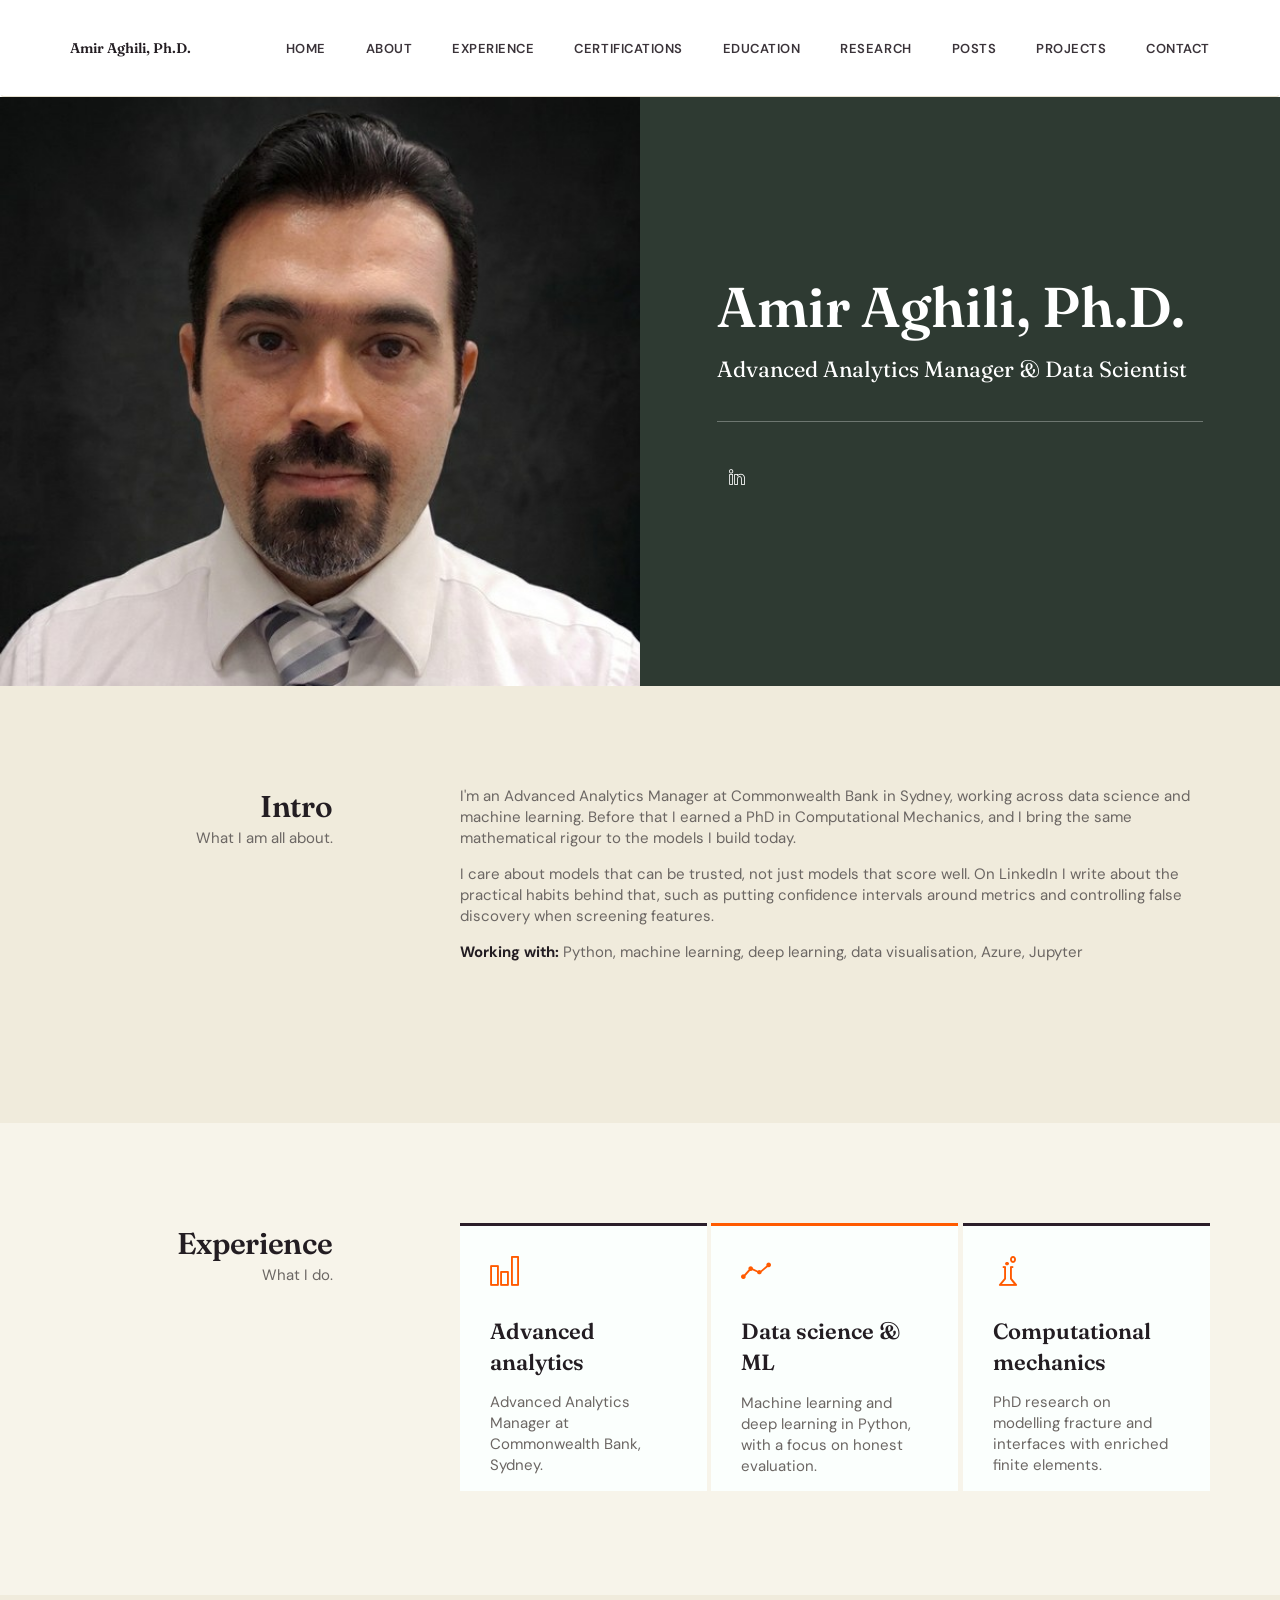
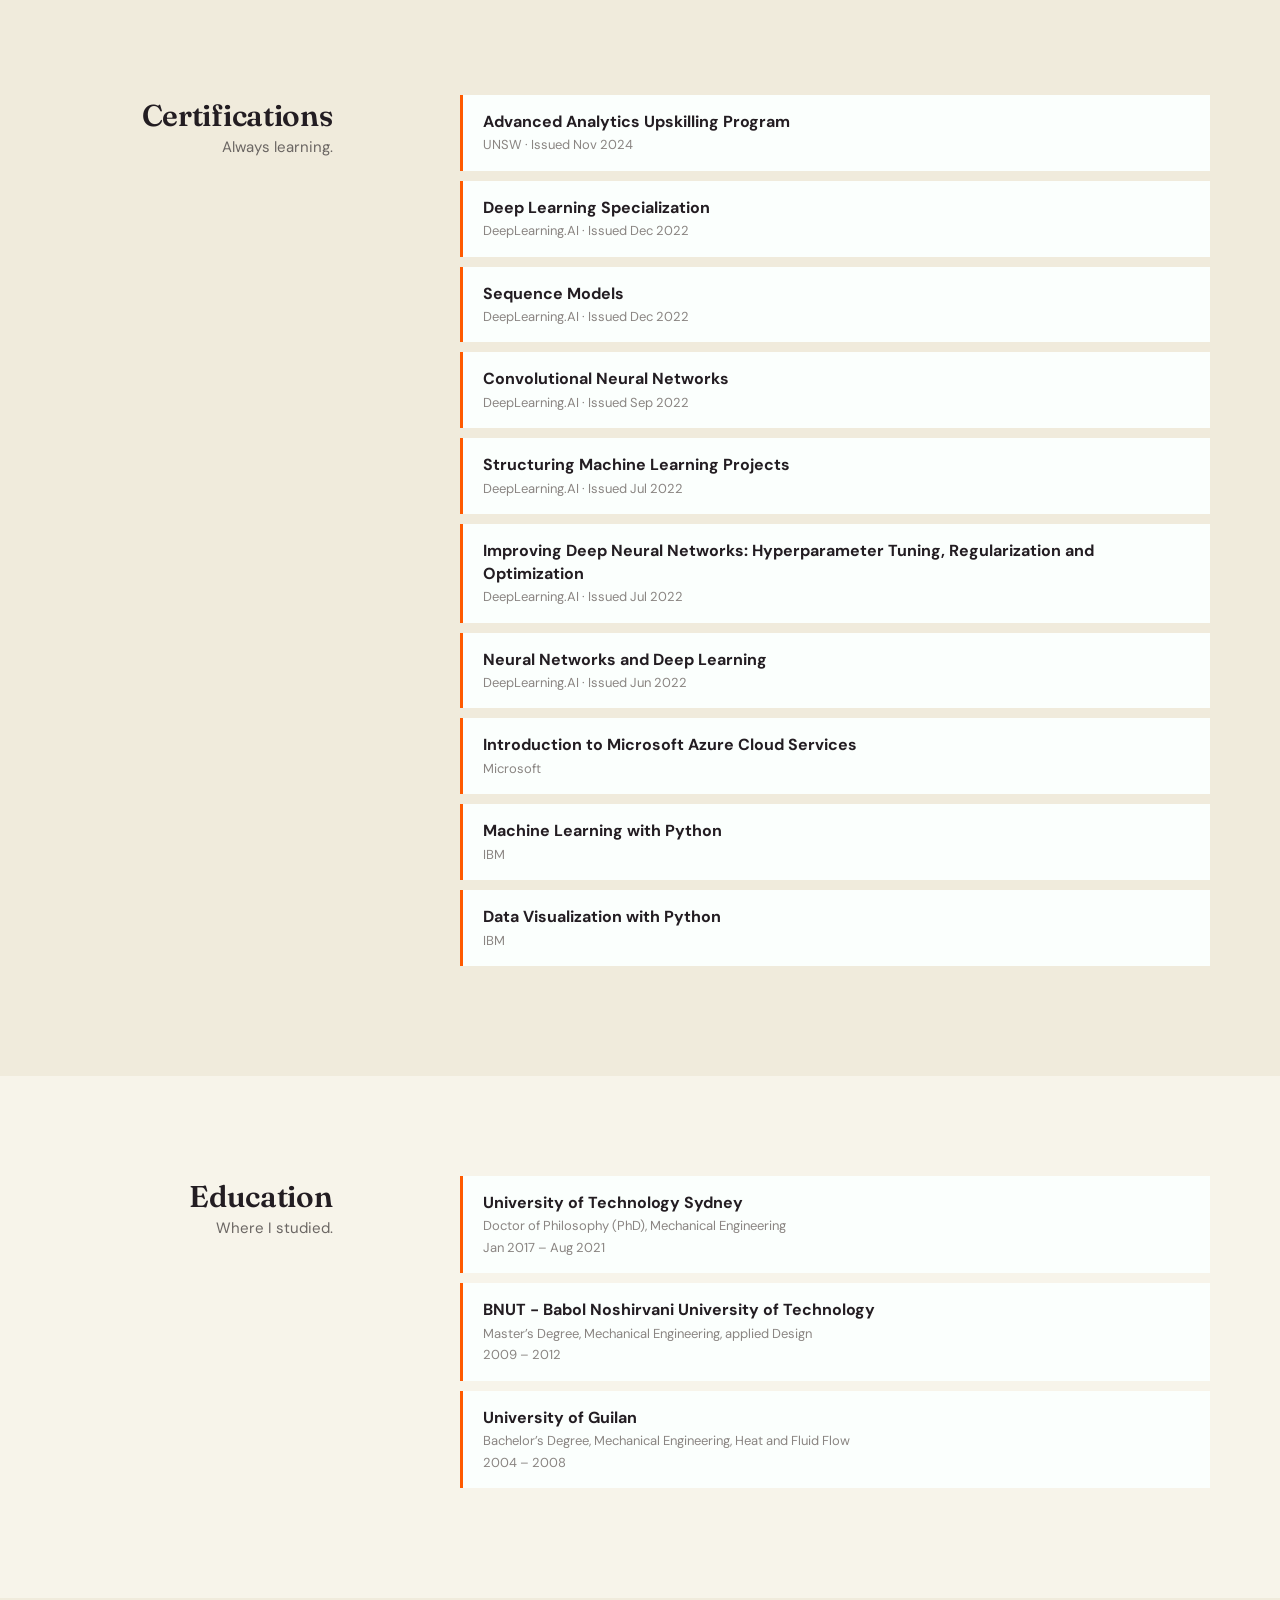
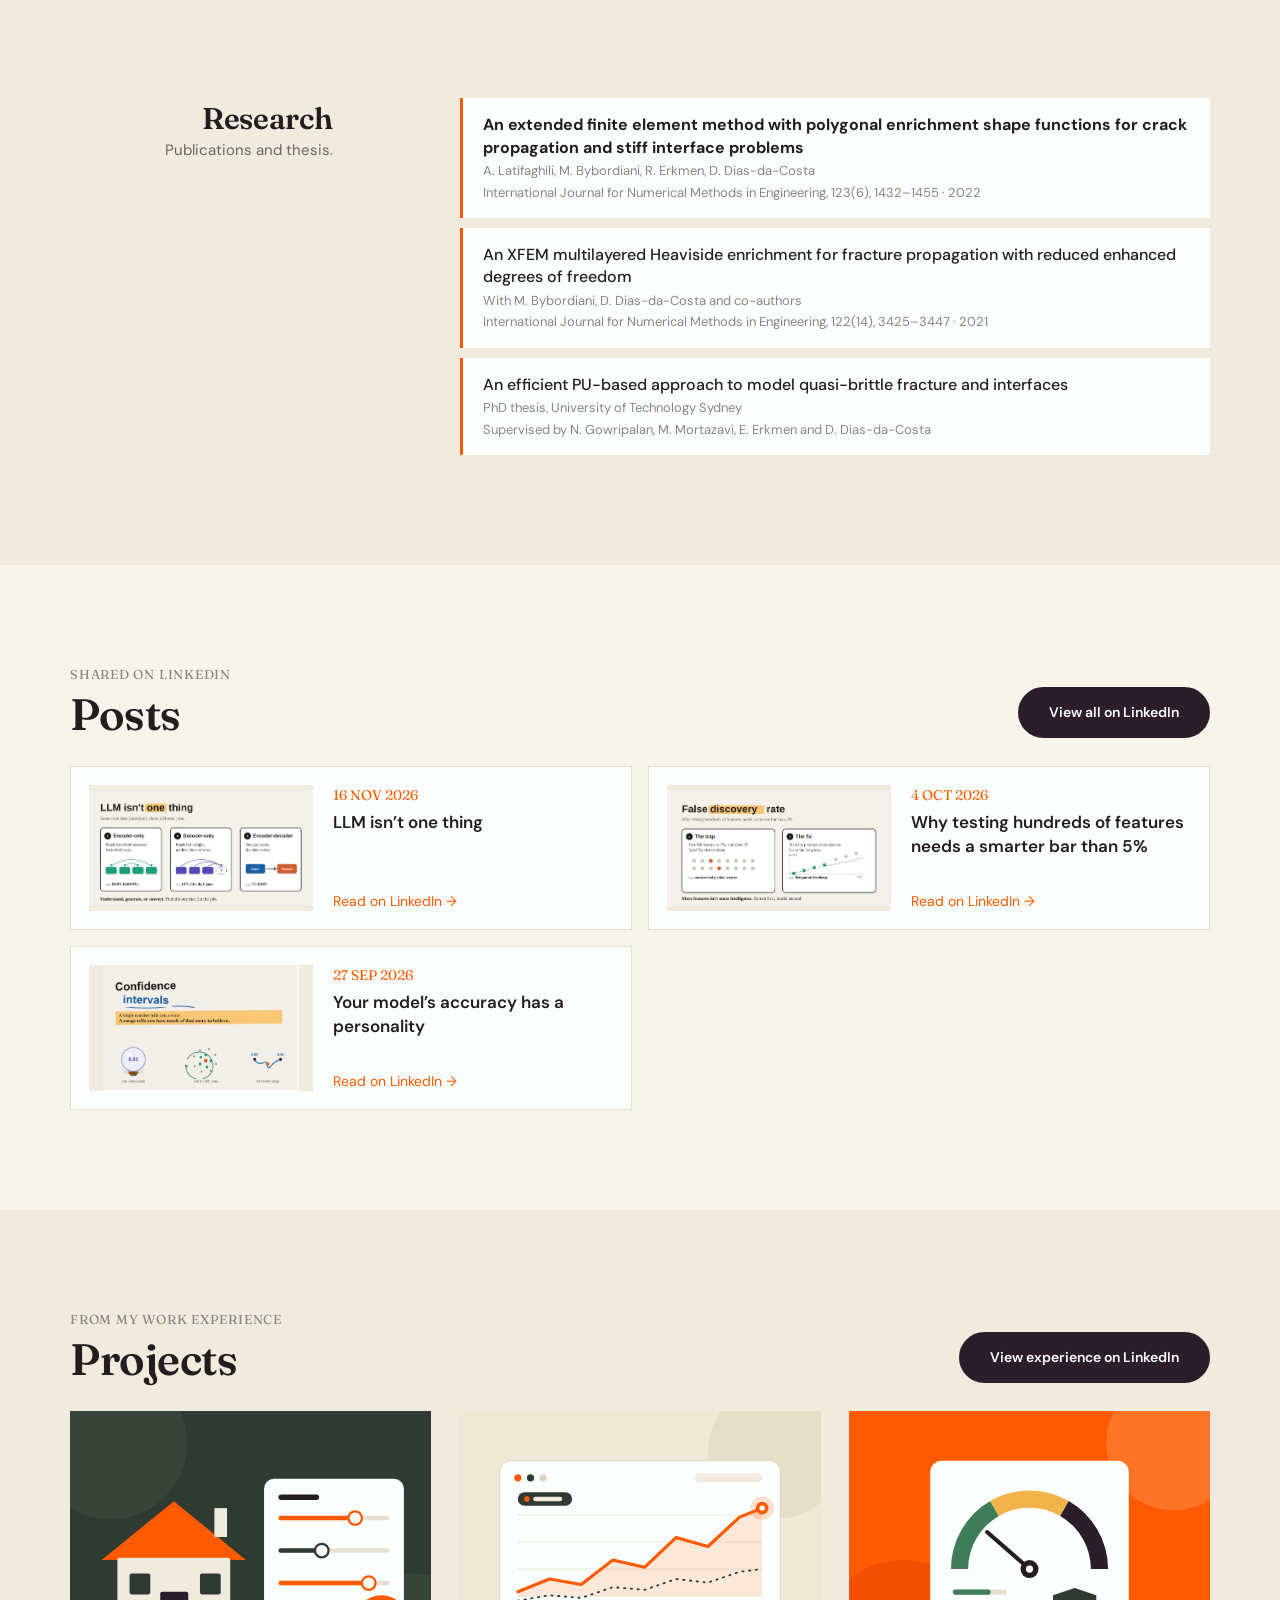
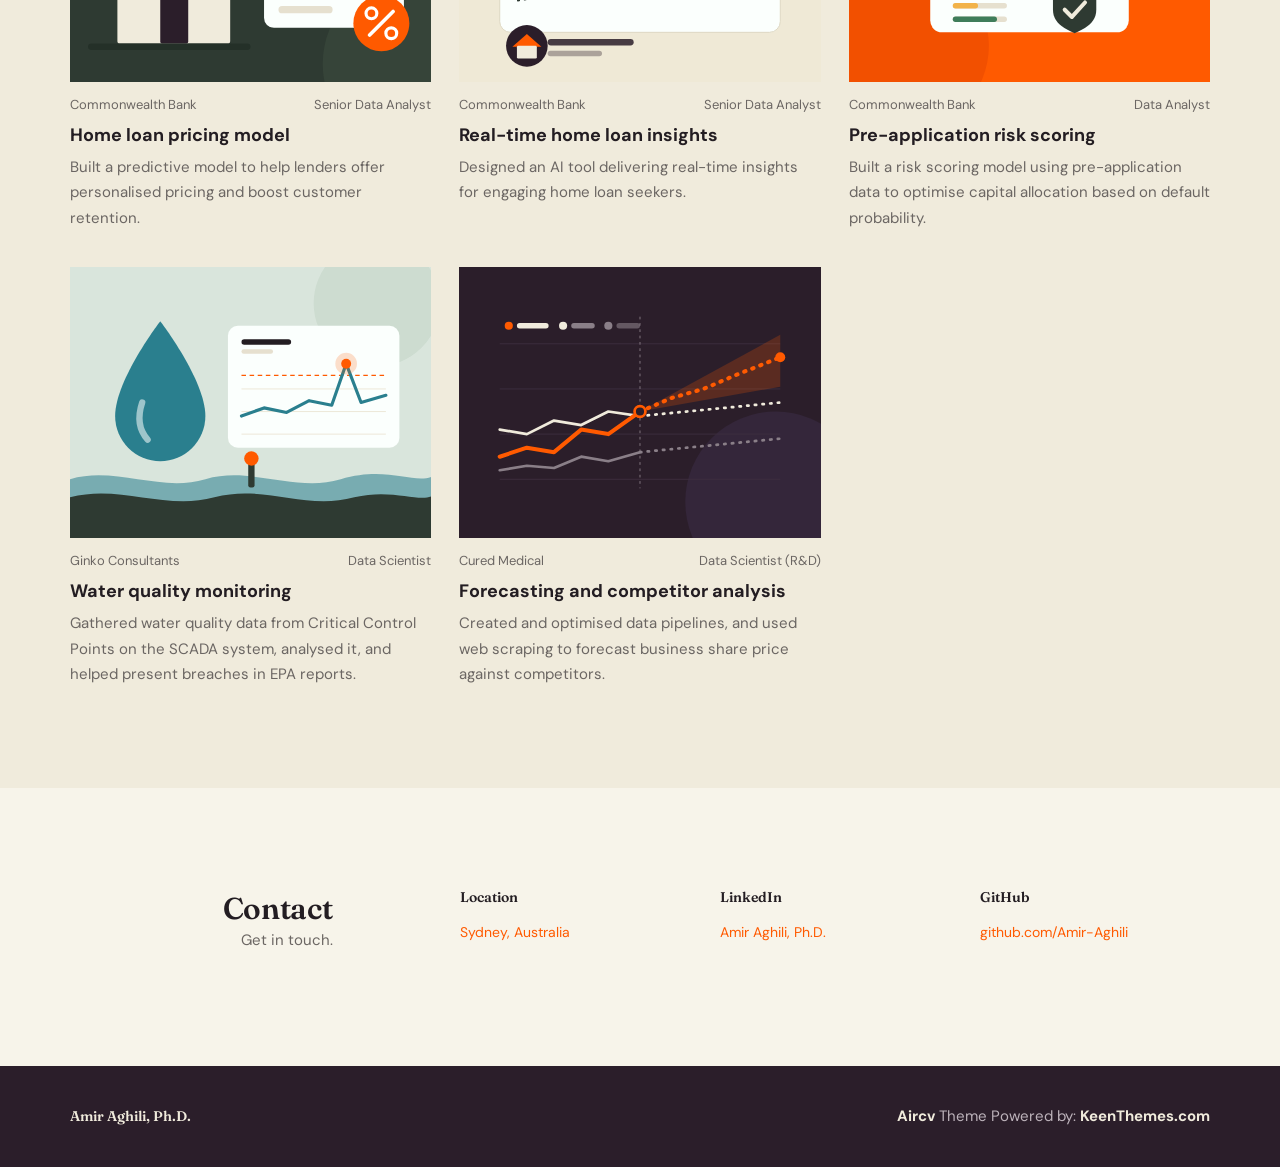
<file: index.html>
<!DOCTYPE html>
<!-- ==============================
    Project:        Metronic "Aircv" Frontend Freebie - Responsive HTML Template Based On Twitter Bootstrap 3.3.4
    Version:        1.0
    Author:         KeenThemes
    Primary use:    Corporate, Business Themes.
    Email:          support@keenthemes.com
    Follow:         http://www.twitter.com/keenthemes
    Like:           http://www.facebook.com/keenthemes
    Website:        http://www.keenthemes.com
    Premium:        Premium Metronic Admin Theme: http://themeforest.net/item/metronic-responsive-admin-dashboard-template/4021469?ref=keenthemes
================================== -->
<html lang="en" class="no-js">
    <!-- BEGIN HEAD -->
    <head>
        <meta charset="utf-8"/>
        <title>Amir Aghili, Ph.D. | Advanced Analytics Manager &amp; Data Scientist</title>
        <meta http-equiv="X-UA-Compatible" content="IE=edge">
        <meta content="width=device-width, initial-scale=1" name="viewport"/>
        <meta content="Advanced Analytics Manager, data scientist and machine learning practitioner in Sydney with a PhD in Computational Mechanics." name="description"/>
        <meta content="Amir Aghili" name="author"/>

        <!-- GLOBAL MANDATORY STYLES -->
        <link href="https://fonts.googleapis.com/css?family=Hind:300,400,500,600,700" rel="stylesheet" type="text/css">
        <link href="vendor/simple-line-icons/css/simple-line-icons.css" rel="stylesheet" type="text/css"/>
        <link href="vendor/bootstrap/css/bootstrap.min.css" rel="stylesheet" type="text/css"/>

        <!-- PAGE LEVEL PLUGIN STYLES -->
        <link href="css/animate.css" rel="stylesheet">

        <!-- THEME STYLES -->
        <link href="css/layout.min.css" rel="stylesheet" type="text/css"/>

        <!-- Favicon -->
        <link href="css/custom.css" rel="stylesheet" type="text/css"/>
    </head>
    <!-- END HEAD -->

    <!-- BODY -->
    <body id="body" data-spy="scroll" data-target=".header">

        <!--========== HEADER ==========-->
        <header class="header navbar-fixed-top">
            <!-- Navbar -->
            <nav class="navbar" role="navigation">
                <div class="container">
                    <!-- Brand and toggle get grouped for better mobile display -->
                    <div class="menu-container js_nav-item">
                        <button type="button" class="navbar-toggle" data-toggle="collapse" data-target=".nav-collapse">
                            <span class="sr-only">Toggle navigation</span>
                            <span class="toggle-icon"></span>
                        </button>

                        <!-- Logo -->
                        <div class="logo">
                            <a class="logo-wrap" href="#body">
                                <span class="logo-text">Amir Aghili, Ph.D.</span>
                            </a>
                        </div>
                        <!-- End Logo -->
                    </div>

                    <!-- Collect the nav links, forms, and other content for toggling -->
                    <div class="collapse navbar-collapse nav-collapse">
                        <div class="menu-container">
                            <ul class="nav navbar-nav navbar-nav-right">
                                <li class="js_nav-item nav-item"><a class="nav-item-child nav-item-hover" href="#body">Home</a></li>
                                <li class="js_nav-item nav-item"><a class="nav-item-child nav-item-hover" href="#about">About</a></li>
                                <li class="js_nav-item nav-item"><a class="nav-item-child nav-item-hover" href="#experience">Experience</a></li>
                                <li class="js_nav-item nav-item"><a class="nav-item-child nav-item-hover" href="#certifications">Certifications</a></li>
                                <li class="js_nav-item nav-item"><a class="nav-item-child nav-item-hover" href="#education">Education</a></li>
                                <li class="js_nav-item nav-item"><a class="nav-item-child nav-item-hover" href="#publications">Research</a></li>
                                <li class="js_nav-item nav-item"><a class="nav-item-child nav-item-hover" href="#posts">Posts</a></li>
                                <li class="js_nav-item nav-item"><a class="nav-item-child nav-item-hover" href="#work">Projects</a></li>
                                <li class="js_nav-item nav-item"><a class="nav-item-child nav-item-hover" href="#contact">Contact</a></li>
                            </ul>
                        </div>
                    </div>
                    <!-- End Navbar Collapse -->
                </div>
            </nav>
            <!-- Navbar -->
        </header>
        <!--========== END HEADER ==========-->

        <!--========== SLIDER ==========-->
        <div class="promo-block parallax-window" data-parallax="scroll" data-image-src="img/1920x1080/01.jpg">
            <div class="container">
                <div class="row">
                    <div class="col-sm-6">
                        <div class="promo-block-divider">
                            <h1 class="promo-block-title">Amir <br/> Aghili, Ph.D.</h1>
                            <p class="promo-block-text">Advanced Analytics Manager &amp; Data Scientist</p>
                        </div>
                        <ul class="list-inline">
                            <li><a href="https://www.linkedin.com/in/amir-latifaghili/" class="social-icons" aria-label="LinkedIn profile"><i class="icon-social-linkedin"></i></a></li>
                        </ul>
                    </div>
                </div>
                <!--// end row -->
            </div>
        </div>
        <!--========== SLIDER ==========-->

        <!--========== PAGE LAYOUT ==========-->
        <!-- About -->
        <div id="about">
            <div class="container content-lg">
                <div class="row">
                    <div class="col-sm-3 sm-margin-b-30">
                        <div class="text-right sm-text-left">
                            <h2 class="margin-b-0">Intro</h2>
                            <p>What I am all about.</p>
                        </div>
                    </div>
                    <div class="col-sm-8 col-sm-offset-1">
                        <div class="margin-b-60">
                            <p>I'm an Advanced Analytics Manager at Commonwealth Bank in Sydney, working across data science and machine learning. Before that I earned a PhD in Computational Mechanics, and I bring the same mathematical rigour to the models I build today.</p>
                            <p>I care about models that can be trusted, not just models that score well. On LinkedIn I write about the practical habits behind that, such as putting confidence intervals around metrics and controlling false discovery when screening features.</p>
                            <p><strong>Working with:</strong> Python, machine learning, deep learning, data visualisation, Azure, Jupyter</p>
                        </div>
                    </div>
                </div>
                <!--// end row -->
            </div>
        </div>
        <!-- End About -->

        <!-- Experience -->
        <div id="experience">
            <div class="bg-color-sky-light" data-auto-height="true">
                <div class="container content-lg">
                    <div class="row">
                        <div class="col-sm-3 sm-margin-b-30">
                            <div class="text-right sm-text-left">
                                <h2 class="margin-b-0">Experience</h2>
                                <p>What I do.</p>
                            </div>
                        </div>
                        <div class="col-sm-8 col-sm-offset-1">
                            <div class="row row-space-2 margin-b-4">
                                <div class="col-md-4 md-margin-b-4">
                                    <div class="service" data-height="height">
                                        <div class="service-element">
                                            <i class="service-icon icon-chart"></i>
                                        </div>
                                        <div class="service-info">
                                            <h3>Advanced analytics</h3>
                                            <p class="margin-b-5">Advanced Analytics Manager at Commonwealth Bank, Sydney.</p>
                                        </div>
                                        <a href="#" class="content-wrapper-link"></a>    
                                    </div>
                                </div>
                                <div class="col-md-4 md-margin-b-4">
                                    <div class="service bg-color-base wow zoomIn" data-height="height" data-wow-duration=".3" data-wow-delay=".1s">
                                        <div class="service-element">
                                            <i class="service-icon color-white icon-graph"></i>
                                        </div>
                                        <div class="service-info">
                                            <h3 class="color-white">Data science &amp; ML</h3>
                                            <p class="color-white margin-b-5">Machine learning and deep learning in Python, with a focus on honest evaluation.</p>
                                        </div>
                                        <a href="#" class="content-wrapper-link"></a>    
                                    </div>
                                </div>
                                <div class="col-md-4">
                                    <div class="service" data-height="height">
                                        <div class="service-element">
                                            <i class="service-icon icon-chemistry"></i>
                                        </div>
                                        <div class="service-info">
                                            <h3>Computational mechanics</h3>
                                            <p class="margin-b-5">PhD research on modelling fracture and interfaces with enriched finite elements.</p>
                                        </div>
                                        <a href="#" class="content-wrapper-link"></a>    
                                    </div>
                                </div>
                            </div>
                            <!--// end row -->
                        </div>
                    </div>
                    <!--// end row -->
                </div>
            </div>
        </div>
        <!-- End Experience -->

        <!-- Certifications -->
        <div id="certifications">
            <div class="container content-lg">
                <div class="row">
                    <div class="col-sm-3 sm-margin-b-30">
                        <div class="text-right sm-text-left">
                            <h2 class="margin-b-0">Certifications</h2>
                            <p>Always learning.</p>
                        </div>
                    </div>
                    <div class="col-sm-8 col-sm-offset-1">
                        <ul class="cert-list">
                                <li class="cert-item"><strong>Advanced Analytics Upskilling Program</strong><span>UNSW · Issued Nov 2024</span></li>
                                <li class="cert-item"><strong>Deep Learning Specialization</strong><span>DeepLearning.AI · Issued Dec 2022</span></li>
                                <li class="cert-item"><strong>Sequence Models</strong><span>DeepLearning.AI · Issued Dec 2022</span></li>
                                <li class="cert-item"><strong>Convolutional Neural Networks</strong><span>DeepLearning.AI · Issued Sep 2022</span></li>
                                <li class="cert-item"><strong>Structuring Machine Learning Projects</strong><span>DeepLearning.AI · Issued Jul 2022</span></li>
                                <li class="cert-item"><strong>Improving Deep Neural Networks: Hyperparameter Tuning, Regularization and Optimization</strong><span>DeepLearning.AI · Issued Jul 2022</span></li>
                                <li class="cert-item"><strong>Neural Networks and Deep Learning</strong><span>DeepLearning.AI · Issued Jun 2022</span></li>
                                <li class="cert-item"><strong>Introduction to Microsoft Azure Cloud Services</strong><span>Microsoft</span></li>
                                <li class="cert-item"><strong>Machine Learning with Python</strong><span>IBM</span></li>
                                <li class="cert-item"><strong>Data Visualization with Python</strong><span>IBM</span></li>
                        </ul>
                    </div>
                </div>
            </div>
        </div>
        <!-- End Certifications -->

        <!-- Education -->
        <div id="education">
            <div class="container content-lg">
                <div class="row">
                    <div class="col-sm-3 sm-margin-b-30">
                        <div class="text-right sm-text-left">
                            <h2 class="margin-b-0">Education</h2>
                            <p>Where I studied.</p>
                        </div>
                    </div>
                    <div class="col-sm-8 col-sm-offset-1">
                        <ul class="cert-list">
                            <li class="cert-item"><strong>University of Technology Sydney</strong><span>Doctor of Philosophy (PhD), Mechanical Engineering</span><span>Jan 2017 – Aug 2021</span></li>
                            <li class="cert-item"><strong>BNUT - Babol Noshirvani University of Technology</strong><span>Master’s Degree, Mechanical Engineering, applied Design</span><span>2009 – 2012</span></li>
                            <li class="cert-item"><strong>University of Guilan</strong><span>Bachelor’s Degree, Mechanical Engineering, Heat and Fluid Flow</span><span>2004 – 2008</span></li>
                        </ul>
                    </div>
                </div>
            </div>
        </div>
        <!-- End Education -->

        <!-- Publications -->
        <div id="publications">
            <div>
                <div class="container content-lg">
                    <div class="row">
                        <div class="col-sm-3 sm-margin-b-30">
                            <div class="text-right sm-text-left">
                                <h2 class="margin-b-0">Research</h2>
                                <p>Publications and thesis.</p>
                            </div>
                        </div>
                        <div class="col-sm-8 col-sm-offset-1">
                            <ul class="cert-list">
                                <li class="cert-item"><strong>An extended finite element method with polygonal enrichment shape functions for crack propagation and stiff interface problems</strong><span>A. Latifaghili, M. Bybordiani, R. Erkmen, D. Dias-da-Costa</span><span>International Journal for Numerical Methods in Engineering, 123(6), 1432–1455 · 2022</span></li>
                                <li class="cert-item"><strong><a href="https://doi.org/10.1002/nme.6669" target="_blank" rel="noopener">An XFEM multilayered Heaviside enrichment for fracture propagation with reduced enhanced degrees of freedom</a></strong><span>With M. Bybordiani, D. Dias-da-Costa and co-authors</span><span>International Journal for Numerical Methods in Engineering, 122(14), 3425–3447 · 2021</span></li>
                                <li class="cert-item"><strong><a href="https://opus.lib.uts.edu.au/bitstream/10453/150727/1/01front.pdf" target="_blank" rel="noopener">An efficient PU-based approach to model quasi-brittle fracture and interfaces</a></strong><span>PhD thesis, University of Technology Sydney</span><span>Supervised by N. Gowripalan, M. Mortazavi, E. Erkmen and D. Dias-da-Costa</span></li>
                            </ul>
                        </div>
                    </div>
                </div>
            </div>
        </div>
        <!-- End Publications -->

        <!-- Posts -->
        <div id="posts">
            <div class="container content-lg">
                <div class="posts-head">
                    <div>
                        <div class="posts-eyebrow">Shared on LinkedIn</div>
                        <h2>Posts</h2>
                    </div>
                    <a class="btn-theme btn-base-bg" href="https://www.linkedin.com/in/amir-latifaghili/" target="_blank" rel="noopener">View all on LinkedIn</a>
                </div>
                <div class="posts-grid">
                    <a class="post-row" href="https://www.linkedin.com/feed/update/urn:li:activity:7528185659413647360/" target="_blank" rel="noopener">
                        <img src="img/post-llm.jpg" alt="Graphic from the post: LLM isn’t one thing" loading="lazy">
                        <div class="post-row-body">
                            <div>
                                <div class="post-meta">16 Nov 2026</div>
                                <h3>LLM isn’t one thing</h3>
                            </div>
                            <div class="post-link">Read on LinkedIn →</div>
                        </div>
                    </a>
                    <a class="post-row" href="https://www.linkedin.com/feed/update/urn:li:activity:7512435879391453184/" target="_blank" rel="noopener">
                        <img src="img/post-fdr.jpg" alt="Graphic from the post: Why testing hundreds of features needs a smarter bar than 5%" loading="lazy">
                        <div class="post-row-body">
                            <div>
                                <div class="post-meta">4 Oct 2026</div>
                                <h3>Why testing hundreds of features needs a smarter bar than 5%</h3>
                            </div>
                            <div class="post-link">Read on LinkedIn →</div>
                        </div>
                    </a>
                    <a class="post-row" href="https://www.linkedin.com/feed/update/urn:li:activity:7509892826856378368/" target="_blank" rel="noopener">
                        <img src="img/post-confidence.jpg" alt="Graphic from the post: Your model’s accuracy has a personality" loading="lazy">
                        <div class="post-row-body">
                            <div>
                                <div class="post-meta">27 Sep 2026</div>
                                <h3>Your model’s accuracy has a personality</h3>
                            </div>
                            <div class="post-link">Read on LinkedIn →</div>
                        </div>
                    </a>
                </div>
            </div>
        </div>
        <!-- End Posts -->

        <!-- Work -->
        <div id="work">
            <div class="container content-lg">
                <div class="posts-head">
                    <div>
                        <div class="posts-eyebrow">From my work experience</div>
                        <h2>Projects</h2>
                    </div>
                    <a class="btn-theme btn-base-bg" href="https://www.linkedin.com/in/amir-latifaghili/" target="_blank" rel="noopener">View experience on LinkedIn</a>
                </div>
                <div class="proj-grid">
                    <div class="proj-card">
                        <img src="img/work/p1.svg" alt="Illustration for Home loan pricing model" loading="lazy">
                        <div class="proj-meta"><div>Commonwealth Bank</div><div>Senior Data Analyst</div></div>
                        <h3>Home loan pricing model</h3>
                        <p>Built a predictive model to help lenders offer personalised pricing and boost customer retention.</p>
                    </div>
                    <div class="proj-card">
                        <img src="img/work/p2.svg" alt="Illustration for Real-time home loan insights" loading="lazy">
                        <div class="proj-meta"><div>Commonwealth Bank</div><div>Senior Data Analyst</div></div>
                        <h3>Real-time home loan insights</h3>
                        <p>Designed an AI tool delivering real-time insights for engaging home loan seekers.</p>
                    </div>
                    <div class="proj-card">
                        <img src="img/work/p3.svg" alt="Illustration for Pre-application risk scoring" loading="lazy">
                        <div class="proj-meta"><div>Commonwealth Bank</div><div>Data Analyst</div></div>
                        <h3>Pre-application risk scoring</h3>
                        <p>Built a risk scoring model using pre-application data to optimise capital allocation based on default probability.</p>
                    </div>
                    <div class="proj-card">
                        <img src="img/work/p4.svg" alt="Illustration for Water quality monitoring" loading="lazy">
                        <div class="proj-meta"><div>Ginko Consultants</div><div>Data Scientist</div></div>
                        <h3>Water quality monitoring</h3>
                        <p>Gathered water quality data from Critical Control Points on the SCADA system, analysed it, and helped present breaches in EPA reports.</p>
                    </div>
                    <div class="proj-card">
                        <img src="img/work/p5.svg" alt="Illustration for Forecasting and competitor analysis" loading="lazy">
                        <div class="proj-meta"><div>Cured Medical</div><div>Data Scientist (R&amp;D)</div></div>
                        <h3>Forecasting and competitor analysis</h3>
                        <p>Created and optimised data pipelines, and used web scraping to forecast business share price against competitors.</p>
                    </div>
                </div>
            </div>
        </div>
        <!-- End Work -->
            
        <!-- Contact -->
        <div id="contact">
            <div class="bg-color-sky-light">
                <div class="container content-lg">
                    <div class="row">
                        <div class="col-sm-3 sm-margin-b-30">
                            <div class="text-right sm-text-left">
                                <h2 class="margin-b-0">Contact</h2>
                                <p>Get in touch.</p>
                            </div>
                        </div>
                        <div class="col-sm-8 col-sm-offset-1">
                            <div class="row">
                                <div class="col-md-4 col-xs-6 md-margin-b-30">
                                    <h5>Location</h5>
                                    <a href="#contact">Sydney, Australia</a>
                                </div>
                                <div class="col-md-4 col-xs-6 md-margin-b-30">
                                    <h5>LinkedIn</h5>
                                    <a href="https://www.linkedin.com/in/amir-latifaghili/">Amir Aghili, Ph.D.</a>
                                </div>
                                <div class="col-md-4 col-xs-6">
                                    <h5>GitHub</h5>
                                    <a href="https://github.com/Amir-Aghili">github.com/Amir-Aghili</a>
                                </div>
                                <!-- Add your email here, e.g. <div class="col-md-4 col-xs-6"><h5>Email</h5><a href="mailto:you@example.com">you@example.com</a></div> -->
                            </div>
                        </div>
                    </div>
                    <!--// end row -->
                </div>
            </div>
        </div>
        <!-- End Contact -->
        <!--========== END PAGE LAYOUT ==========-->

        <!--========== FOOTER ==========-->
        <footer class="footer">
            <div class="content container">
                <div class="row">
                    <div class="col-xs-6">
                        <span class="logo-text">Amir Aghili, Ph.D.</span>
                    </div>
                    <div class="col-xs-6 text-right sm-text-left">
                        <p class="margin-b-0"><a class="fweight-700" href="http://keenthemes.com/preview/aircv/">Aircv</a> Theme Powered by: <a class="fweight-700" href="http://www.keenthemes.com/">KeenThemes.com</a></p>
                    </div>
                </div>
                <!--// end row -->
            </div>
        </footer>
        <!--========== END FOOTER ==========-->

        <!-- Back To Top -->
        <a href="javascript:void(0);" class="js-back-to-top back-to-top">Top</a>

        <!-- JAVASCRIPTS(Load javascripts at bottom, this will reduce page load time) -->
        <!-- CORE PLUGINS -->
        <script src="vendor/jquery.min.js" type="text/javascript"></script>
        <script src="vendor/jquery-migrate.min.js" type="text/javascript"></script>
        <script src="vendor/bootstrap/js/bootstrap.min.js" type="text/javascript"></script>

        <!-- PAGE LEVEL PLUGINS -->
        <script src="vendor/jquery.easing.js" type="text/javascript"></script>
        <script src="vendor/jquery.back-to-top.js" type="text/javascript"></script>
        <script src="vendor/jquery.smooth-scroll.js" type="text/javascript"></script>
        <script src="vendor/jquery.wow.min.js" type="text/javascript"></script>
        <script src="vendor/jquery.parallax.min.js" type="text/javascript"></script>
        <script src="vendor/jquery.appear.js" type="text/javascript"></script>
        <script src="vendor/masonry/jquery.masonry.pkgd.min.js" type="text/javascript"></script>
        <script src="vendor/masonry/imagesloaded.pkgd.min.js" type="text/javascript"></script>

        <!-- PAGE LEVEL SCRIPTS -->
        <script src="js/layout.min.js" type="text/javascript"></script>
        <script src="js/components/progress-bar.min.js" type="text/javascript"></script>
        <script src="js/components/masonry.min.js" type="text/javascript"></script>
        <script src="js/components/wow.min.js" type="text/javascript"></script>

    </body>
    <!-- END BODY -->
</html>
</file>
<file: vendor/simple-line-icons/css/simple-line-icons.css>
@font-face {
  font-family: 'simple-line-icons';
  src: url('../fonts/Simple-Line-Icons.eot?v=2.3.2');
  src: url('../fonts/Simple-Line-Icons.eot?v=2.3.2#iefix') format('embedded-opentype'), url('../fonts/Simple-Line-Icons.woff2?v=2.3.2') format('woff2'), url('../fonts/Simple-Line-Icons.ttf?v=2.3.2') format('truetype'), url('../fonts/Simple-Line-Icons.woff?v=2.3.2') format('woff'), url('../fonts/Simple-Line-Icons.svg?v=2.3.2#simple-line-icons') format('svg');
  font-weight: normal;
  font-style: normal;
}
/*
 Use the following CSS code if you want to have a class per icon.
 Instead of a list of all class selectors, you can use the generic [class*="icon-"] selector, but it's slower:
*/
.icon-user,
.icon-people,
.icon-user-female,
.icon-user-follow,
.icon-user-following,
.icon-user-unfollow,
.icon-login,
.icon-logout,
.icon-emotsmile,
.icon-phone,
.icon-call-end,
.icon-call-in,
.icon-call-out,
.icon-map,
.icon-location-pin,
.icon-direction,
.icon-directions,
.icon-compass,
.icon-layers,
.icon-menu,
.icon-list,
.icon-options-vertical,
.icon-options,
.icon-arrow-down,
.icon-arrow-left,
.icon-arrow-right,
.icon-arrow-up,
.icon-arrow-up-circle,
.icon-arrow-left-circle,
.icon-arrow-right-circle,
.icon-arrow-down-circle,
.icon-check,
.icon-clock,
.icon-plus,
.icon-minus,
.icon-close,
.icon-exclamation,
.icon-organization,
.icon-trophy,
.icon-screen-smartphone,
.icon-screen-desktop,
.icon-plane,
.icon-notebook,
.icon-mustache,
.icon-mouse,
.icon-magnet,
.icon-energy,
.icon-disc,
.icon-cursor,
.icon-cursor-move,
.icon-crop,
.icon-chemistry,
.icon-speedometer,
.icon-shield,
.icon-screen-tablet,
.icon-magic-wand,
.icon-hourglass,
.icon-graduation,
.icon-ghost,
.icon-game-controller,
.icon-fire,
.icon-eyeglass,
.icon-envelope-open,
.icon-envelope-letter,
.icon-bell,
.icon-badge,
.icon-anchor,
.icon-wallet,
.icon-vector,
.icon-speech,
.icon-puzzle,
.icon-printer,
.icon-present,
.icon-playlist,
.icon-pin,
.icon-picture,
.icon-handbag,
.icon-globe-alt,
.icon-globe,
.icon-folder-alt,
.icon-folder,
.icon-film,
.icon-feed,
.icon-drop,
.icon-drawer,
.icon-docs,
.icon-doc,
.icon-diamond,
.icon-cup,
.icon-calculator,
.icon-bubbles,
.icon-briefcase,
.icon-book-open,
.icon-basket-loaded,
.icon-basket,
.icon-bag,
.icon-action-undo,
.icon-action-redo,
.icon-wrench,
.icon-umbrella,
.icon-trash,
.icon-tag,
.icon-support,
.icon-frame,
.icon-size-fullscreen,
.icon-size-actual,
.icon-shuffle,
.icon-share-alt,
.icon-share,
.icon-rocket,
.icon-question,
.icon-pie-chart,
.icon-pencil,
.icon-note,
.icon-loop,
.icon-home,
.icon-grid,
.icon-graph,
.icon-microphone,
.icon-music-tone-alt,
.icon-music-tone,
.icon-earphones-alt,
.icon-earphones,
.icon-equalizer,
.icon-like,
.icon-dislike,
.icon-control-start,
.icon-control-rewind,
.icon-control-play,
.icon-control-pause,
.icon-control-forward,
.icon-control-end,
.icon-volume-1,
.icon-volume-2,
.icon-volume-off,
.icon-calendar,
.icon-bulb,
.icon-chart,
.icon-ban,
.icon-bubble,
.icon-camrecorder,
.icon-camera,
.icon-cloud-download,
.icon-cloud-upload,
.icon-envelope,
.icon-eye,
.icon-flag,
.icon-heart,
.icon-info,
.icon-key,
.icon-link,
.icon-lock,
.icon-lock-open,
.icon-magnifier,
.icon-magnifier-add,
.icon-magnifier-remove,
.icon-paper-clip,
.icon-paper-plane,
.icon-power,
.icon-refresh,
.icon-reload,
.icon-settings,
.icon-star,
.icon-symbol-female,
.icon-symbol-male,
.icon-target,
.icon-credit-card,
.icon-paypal,
.icon-social-tumblr,
.icon-social-twitter,
.icon-social-facebook,
.icon-social-instagram,
.icon-social-linkedin,
.icon-social-pinterest,
.icon-social-github,
.icon-social-google,
.icon-social-reddit,
.icon-social-skype,
.icon-social-dribbble,
.icon-social-behance,
.icon-social-foursqare,
.icon-social-soundcloud,
.icon-social-spotify,
.icon-social-stumbleupon,
.icon-social-youtube,
.icon-social-dropbox {
  font-family: 'simple-line-icons';
  speak: none;
  font-style: normal;
  font-weight: normal;
  font-variant: normal;
  text-transform: none;
  line-height: 1;
  /* Better Font Rendering =========== */
  -webkit-font-smoothing: antialiased;
  -moz-osx-font-smoothing: grayscale;
}
.icon-user:before {
  content: "\e005";
}
.icon-people:before {
  content: "\e001";
}
.icon-user-female:before {
  content: "\e000";
}
.icon-user-follow:before {
  content: "\e002";
}
.icon-user-following:before {
  content: "\e003";
}
.icon-user-unfollow:before {
  content: "\e004";
}
.icon-login:before {
  content: "\e066";
}
.icon-logout:before {
  content: "\e065";
}
.icon-emotsmile:before {
  content: "\e021";
}
.icon-phone:before {
  content: "\e600";
}
.icon-call-end:before {
  content: "\e048";
}
.icon-call-in:before {
  content: "\e047";
}
.icon-call-out:before {
  content: "\e046";
}
.icon-map:before {
  content: "\e033";
}
.icon-location-pin:before {
  content: "\e096";
}
.icon-direction:before {
  content: "\e042";
}
.icon-directions:before {
  content: "\e041";
}
.icon-compass:before {
  content: "\e045";
}
.icon-layers:before {
  content: "\e034";
}
.icon-menu:before {
  content: "\e601";
}
.icon-list:before {
  content: "\e067";
}
.icon-options-vertical:before {
  content: "\e602";
}
.icon-options:before {
  content: "\e603";
}
.icon-arrow-down:before {
  content: "\e604";
}
.icon-arrow-left:before {
  content: "\e605";
}
.icon-arrow-right:before {
  content: "\e606";
}
.icon-arrow-up:before {
  content: "\e607";
}
.icon-arrow-up-circle:before {
  content: "\e078";
}
.icon-arrow-left-circle:before {
  content: "\e07a";
}
.icon-arrow-right-circle:before {
  content: "\e079";
}
.icon-arrow-down-circle:before {
  content: "\e07b";
}
.icon-check:before {
  content: "\e080";
}
.icon-clock:before {
  content: "\e081";
}
.icon-plus:before {
  content: "\e095";
}
.icon-minus:before {
  content: "\e615";
}
.icon-close:before {
  content: "\e082";
}
.icon-exclamation:before {
  content: "\e617";
}
.icon-organization:before {
  content: "\e616";
}
.icon-trophy:before {
  content: "\e006";
}
.icon-screen-smartphone:before {
  content: "\e010";
}
.icon-screen-desktop:before {
  content: "\e011";
}
.icon-plane:before {
  content: "\e012";
}
.icon-notebook:before {
  content: "\e013";
}
.icon-mustache:before {
  content: "\e014";
}
.icon-mouse:before {
  content: "\e015";
}
.icon-magnet:before {
  content: "\e016";
}
.icon-energy:before {
  content: "\e020";
}
.icon-disc:before {
  content: "\e022";
}
.icon-cursor:before {
  content: "\e06e";
}
.icon-cursor-move:before {
  content: "\e023";
}
.icon-crop:before {
  content: "\e024";
}
.icon-chemistry:before {
  content: "\e026";
}
.icon-speedometer:before {
  content: "\e007";
}
.icon-shield:before {
  content: "\e00e";
}
.icon-screen-tablet:before {
  content: "\e00f";
}
.icon-magic-wand:before {
  content: "\e017";
}
.icon-hourglass:before {
  content: "\e018";
}
.icon-graduation:before {
  content: "\e019";
}
.icon-ghost:before {
  content: "\e01a";
}
.icon-game-controller:before {
  content: "\e01b";
}
.icon-fire:before {
  content: "\e01c";
}
.icon-eyeglass:before {
  content: "\e01d";
}
.icon-envelope-open:before {
  content: "\e01e";
}
.icon-envelope-letter:before {
  content: "\e01f";
}
.icon-bell:before {
  content: "\e027";
}
.icon-badge:before {
  content: "\e028";
}
.icon-anchor:before {
  content: "\e029";
}
.icon-wallet:before {
  content: "\e02a";
}
.icon-vector:before {
  content: "\e02b";
}
.icon-speech:before {
  content: "\e02c";
}
.icon-puzzle:before {
  content: "\e02d";
}
.icon-printer:before {
  content: "\e02e";
}
.icon-present:before {
  content: "\e02f";
}
.icon-playlist:before {
  content: "\e030";
}
.icon-pin:before {
  content: "\e031";
}
.icon-picture:before {
  content: "\e032";
}
.icon-handbag:before {
  content: "\e035";
}
.icon-globe-alt:before {
  content: "\e036";
}
.icon-globe:before {
  content: "\e037";
}
.icon-folder-alt:before {
  content: "\e039";
}
.icon-folder:before {
  content: "\e089";
}
.icon-film:before {
  content: "\e03a";
}
.icon-feed:before {
  content: "\e03b";
}
.icon-drop:before {
  content: "\e03e";
}
.icon-drawer:before {
  content: "\e03f";
}
.icon-docs:before {
  content: "\e040";
}
.icon-doc:before {
  content: "\e085";
}
.icon-diamond:before {
  content: "\e043";
}
.icon-cup:before {
  content: "\e044";
}
.icon-calculator:before {
  content: "\e049";
}
.icon-bubbles:before {
  content: "\e04a";
}
.icon-briefcase:before {
  content: "\e04b";
}
.icon-book-open:before {
  content: "\e04c";
}
.icon-basket-loaded:before {
  content: "\e04d";
}
.icon-basket:before {
  content: "\e04e";
}
.icon-bag:before {
  content: "\e04f";
}
.icon-action-undo:before {
  content: "\e050";
}
.icon-action-redo:before {
  content: "\e051";
}
.icon-wrench:before {
  content: "\e052";
}
.icon-umbrella:before {
  content: "\e053";
}
.icon-trash:before {
  content: "\e054";
}
.icon-tag:before {
  content: "\e055";
}
.icon-support:before {
  content: "\e056";
}
.icon-frame:before {
  content: "\e038";
}
.icon-size-fullscreen:before {
  content: "\e057";
}
.icon-size-actual:before {
  content: "\e058";
}
.icon-shuffle:before {
  content: "\e059";
}
.icon-share-alt:before {
  content: "\e05a";
}
.icon-share:before {
  content: "\e05b";
}
.icon-rocket:before {
  content: "\e05c";
}
.icon-question:before {
  content: "\e05d";
}
.icon-pie-chart:before {
  content: "\e05e";
}
.icon-pencil:before {
  content: "\e05f";
}
.icon-note:before {
  content: "\e060";
}
.icon-loop:before {
  content: "\e064";
}
.icon-home:before {
  content: "\e069";
}
.icon-grid:before {
  content: "\e06a";
}
.icon-graph:before {
  content: "\e06b";
}
.icon-microphone:before {
  content: "\e063";
}
.icon-music-tone-alt:before {
  content: "\e061";
}
.icon-music-tone:before {
  content: "\e062";
}
.icon-earphones-alt:before {
  content: "\e03c";
}
.icon-earphones:before {
  content: "\e03d";
}
.icon-equalizer:before {
  content: "\e06c";
}
.icon-like:before {
  content: "\e068";
}
.icon-dislike:before {
  content: "\e06d";
}
.icon-control-start:before {
  content: "\e06f";
}
.icon-control-rewind:before {
  content: "\e070";
}
.icon-control-play:before {
  content: "\e071";
}
.icon-control-pause:before {
  content: "\e072";
}
.icon-control-forward:before {
  content: "\e073";
}
.icon-control-end:before {
  content: "\e074";
}
.icon-volume-1:before {
  content: "\e09f";
}
.icon-volume-2:before {
  content: "\e0a0";
}
.icon-volume-off:before {
  content: "\e0a1";
}
.icon-calendar:before {
  content: "\e075";
}
.icon-bulb:before {
  content: "\e076";
}
.icon-chart:before {
  content: "\e077";
}
.icon-ban:before {
  content: "\e07c";
}
.icon-bubble:before {
  content: "\e07d";
}
.icon-camrecorder:before {
  content: "\e07e";
}
.icon-camera:before {
  content: "\e07f";
}
.icon-cloud-download:before {
  content: "\e083";
}
.icon-cloud-upload:before {
  content: "\e084";
}
.icon-envelope:before {
  content: "\e086";
}
.icon-eye:before {
  content: "\e087";
}
.icon-flag:before {
  content: "\e088";
}
.icon-heart:before {
  content: "\e08a";
}
.icon-info:before {
  content: "\e08b";
}
.icon-key:before {
  content: "\e08c";
}
.icon-link:before {
  content: "\e08d";
}
.icon-lock:before {
  content: "\e08e";
}
.icon-lock-open:before {
  content: "\e08f";
}
.icon-magnifier:before {
  content: "\e090";
}
.icon-magnifier-add:before {
  content: "\e091";
}
.icon-magnifier-remove:before {
  content: "\e092";
}
.icon-paper-clip:before {
  content: "\e093";
}
.icon-paper-plane:before {
  content: "\e094";
}
.icon-power:before {
  content: "\e097";
}
.icon-refresh:before {
  content: "\e098";
}
.icon-reload:before {
  content: "\e099";
}
.icon-settings:before {
  content: "\e09a";
}
.icon-star:before {
  content: "\e09b";
}
.icon-symbol-female:before {
  content: "\e09c";
}
.icon-symbol-male:before {
  content: "\e09d";
}
.icon-target:before {
  content: "\e09e";
}
.icon-credit-card:before {
  content: "\e025";
}
.icon-paypal:before {
  content: "\e608";
}
.icon-social-tumblr:before {
  content: "\e00a";
}
.icon-social-twitter:before {
  content: "\e009";
}
.icon-social-facebook:before {
  content: "\e00b";
}
.icon-social-instagram:before {
  content: "\e609";
}
.icon-social-linkedin:before {
  content: "\e60a";
}
.icon-social-pinterest:before {
  content: "\e60b";
}
.icon-social-github:before {
  content: "\e60c";
}
.icon-social-google:before {
  content: "\e60d";
}
.icon-social-reddit:before {
  content: "\e60e";
}
.icon-social-skype:before {
  content: "\e60f";
}
.icon-social-dribbble:before {
  content: "\e00d";
}
.icon-social-behance:before {
  content: "\e610";
}
.icon-social-foursqare:before {
  content: "\e611";
}
.icon-social-soundcloud:before {
  content: "\e612";
}
.icon-social-spotify:before {
  content: "\e613";
}
.icon-social-stumbleupon:before {
  content: "\e614";
}
.icon-social-youtube:before {
  content: "\e008";
}
.icon-social-dropbox:before {
  content: "\e00c";
}
</file>
<file: css/custom.css>
@import url('https://fonts.googleapis.com/css2?family=Fraunces:opsz,wght@9..144,400;9..144,600;9..144,700&family=DM+Sans:wght@400;500;600;700&display=swap');

/* ---- Fonts: Fraunces (serif) for headings, DM Sans for everything else ---- */
body,p,li,li a,a,span,em,input,textarea,select,.btn-theme,.nav-item-child,.header .nav-item-child,.link{font-family:'DM Sans',Hind,sans-serif!important}
h1,h2,h3,h4,h5,h6,.promo-block .promo-block-title,.promo-block .promo-block-text,.header .logo-text,.logo-text{font-family:'Fraunces',Georgia,serif!important;font-weight:600}
.promo-block .promo-block-text{font-weight:400}
h2{letter-spacing:-.01em}
.header .nav-item-child{font-size:13px;font-weight:600;letter-spacing:.04em}

/* ---- Certification / research lists: clean cards instead of bullets ---- */
.cert-list{list-style:none;padding:0;margin:0}
.cert-item{display:block;padding:16px 20px;margin-bottom:10px}
.cert-item strong{display:block;font-size:16px;line-height:1.4}
.cert-item span{display:block;font-size:13px;line-height:1.5;margin-top:2px}

/* ---- Project tiles: tint the dark photos green so they match the palette ---- */
.work .work-overlay:before{background:rgba(46,58,50,.55)!important}
.work:hover .work-overlay:before{background:rgba(255,90,0,.55)!important}

/* ---- Warm cream / forest green / orange theme ----
   Palette:
   cream      #f0ebdc   (page sections)
   cream-lt   #f7f4ea   (alt sections)
   card       #fbfffd   (cards)
   forest     #2e3a32   (hero tint)
   aubergine  #2b1e2a   (footer, buttons, dark accents)
   orange     #ff5a00   (accent)
   ink        #231d22   (headings)
   body text  #6b6663
*/
body{background:#f0ebdc!important;color:#6b6663!important}

/* Backgrounds */
.bg-color-white,.header,.header .navbar,.page-on-scroll .header .navbar{background-color:#fff!important;background-image:none!important}
#about,#certifications,#publications,#work{background-color:#f0ebdc!important}
#experience,#education,#posts,.bg-color-sky-light{background-color:#f7f4ea!important}
.service,.service.bg-color-base,.work,.post-card{background:#fbfffd!important}
.footer,.footer-logo-wrap{background-color:#2b1e2a!important;background-image:none!important}

/* Header */
.header .navbar,.page-on-scroll .header .navbar{border-bottom:1px solid #e6e0cf!important;box-shadow:none}
.header .navbar-nav>li>a,.page-on-scroll .header .navbar-nav>li>a,.nav-item-child,.header .nav-item-child{color:#3a3339!important}
.nav-item-child-hover:hover,.js_nav-item.active .nav-item-child{color:#ff5a00!important}
.nav-item-child:before,.js_nav-item.active .nav-item-child:before,.js_nav-item .nav-item-child:before{background-color:#ff5a00!important}
.header .nav-item-hover:after{background:#ff5a00!important}
.header .navbar-toggle .toggle-icon,.header .navbar-toggle .toggle-icon:before,.header .navbar-toggle .toggle-icon:after{background:#3a3339}
.header .logo-text{color:#231d22!important}

/* Typography */
h1,h2,h3,h4,h5,h6,strong{color:#231d22!important}
p,li,span,.text-right p,.service p{color:#6b6663!important}
a{color:#ff5a00}
a:hover,a:focus{color:#c94400}

/* Hero: forest-green tint over the photo, light text */
.promo-block{box-shadow:inset 0 0 0 2000px rgba(46,58,50,.82)}
.promo-block .promo-block-title,.promo-block .promo-block-text,.promo-block h1,.promo-block p{color:#fff!important}
.promo-block .promo-block-divider{border-bottom-color:rgba(255,255,255,.3)}
.promo-block .social-icons,.promo-block .social-icons i{color:#fff!important}
.promo-block .social-icons:hover{background:#ff5a00!important}
.promo-block .social-icons:hover i{color:#fff!important}

/* Experience cards: white-mint with coloured top rule */
.service{border:none!important;border-top:3px solid #2b1e2a!important}
.service.bg-color-base{border-top-color:#ff5a00!important}
.service h3,.service .service-title,.service.bg-color-base h3{color:#231d22!important}
.service p,.service.bg-color-base p{color:#6b6663!important}
.service i,[class^="icon-"],[class*=" icon-"],.service-icon,.service.bg-color-base i{color:#ff5a00!important}

/* Projects */
.work:hover .work-overlay:before{background:rgba(43,30,42,.55)!important}
.masonry-grid-item .work img{filter:none}
.work-popup-overlay{background-color:rgba(43,30,42,.65)!important}
.work-popup-content{background:#fbfffd!important;border-top:3px solid #ff5a00;box-shadow:0 10px 40px rgba(0,0,0,.3)}
.work-popup-tag-link,.work-popup-tag-item{color:#6b6663!important}
.work-popup-content span{color:#8a8582!important}
.work-popup-close{color:#8a8582!important}

/* Certifications & research */
.cert-item{background:#fbfffd!important;border-left:3px solid #ff5a00!important}
.cert-item strong,.cert-item strong a{color:#231d22!important;border-bottom-color:#ff5a00!important}
.cert-item span{color:#8a8582!important}

/* Posts */
.post-card{border:none!important;border-top:3px solid #2b1e2a;box-shadow:none}
.post-card h3{color:#231d22!important}
.post-card p,.post-card li{color:#6b6663!important}
.post-date{color:#ff5a00!important;font-weight:600}

/* Buttons: dark pill, like the reference */
.btn-base-bg,.btn-theme.btn-base-bg{background:#2b1e2a!important;border-color:#2b1e2a!important;color:#fff!important;border-radius:999px}
.btn-base-bg:hover{background:#ff5a00!important;border-color:#ff5a00!important;color:#fff!important}

/* Footer: aubergine with light text */
.footer .logo-text,.footer h1,.footer h2,.footer h3,.footer h4,.footer h5{color:#f0ebdc!important}
.footer p,.footer span,.footer li{color:#bdb3bb!important}
.footer a{color:#f0ebdc!important}
.footer a:hover{color:#ff5a00!important}

/* Misc */
hr,.line{border-color:#e0d9c6!important;background:#e0d9c6!important}
input,textarea,select{background:#fbfffd!important;color:#231d22!important;border-color:#d9d2bd!important}
.back-to-top{background:#ff5a00!important;color:#fff!important}

/* ---- Posts: horizontal cards (image left, text right) ---- */
.posts-head{display:flex;justify-content:space-between;align-items:flex-end;gap:20px;flex-wrap:wrap;margin-bottom:28px}
.posts-eyebrow{font-family:'Fraunces',Georgia,serif;font-size:13px;letter-spacing:.06em;text-transform:uppercase;color:#8a8582;margin-bottom:6px}
.posts-head h2{font-size:44px;line-height:1.1;margin:0}
.posts-head .btn-theme{padding:13px 28px;font-size:14px;font-weight:600;letter-spacing:0;text-transform:none}
.posts-grid{display:grid;grid-template-columns:repeat(2,minmax(0,1fr));gap:16px}
.post-row{display:flex;gap:20px;align-items:stretch;padding:18px;background:#fbfffd;border:1px solid #e6e0cf;text-decoration:none!important;transition:border-color .2s,box-shadow .2s}
.post-row:hover{border-color:#ff5a00;box-shadow:0 4px 16px rgba(43,30,42,.08)}
.post-row img{flex:none;width:224px;height:126px;object-fit:contain;object-position:center;background:#f0ebdc}
.post-row-body{display:flex;flex-direction:column;justify-content:space-between;min-width:0}
.post-row .post-meta{font-family:'Fraunces',Georgia,serif;font-size:14px;text-transform:uppercase;color:#ff5a00!important;margin-bottom:6px}
.post-row h3{font-family:'DM Sans',sans-serif!important;font-size:17px;font-weight:600;line-height:1.4;margin:0;color:#231d22!important}
.post-row .post-link{font-size:14px;color:#ff5a00!important;margin-top:14px}
.post-row:hover .post-link{text-decoration:underline}
@media (max-width:767px){.posts-grid{grid-template-columns:1fr}.posts-head h2{font-size:34px}}
@media (max-width:480px){.post-row{flex-direction:column}.post-row img{width:100%;height:auto;aspect-ratio:16/9}}

/* ---- Projects: blog-style cards (image on top, meta row, title, summary) ---- */
#work{background-color:#f0ebdc!important}
#contact .bg-color-sky-light{background-color:#f7f4ea!important}
.proj-grid{display:grid;grid-template-columns:repeat(3,minmax(0,1fr));gap:36px 28px}
.proj-card img{display:block;width:100%;height:auto;aspect-ratio:4/3;object-fit:cover}
.proj-card .proj-meta{display:flex;justify-content:space-between;gap:12px;font-size:13px;color:#6b6663;margin:14px 0 8px}
.proj-card .proj-meta div{color:#6b6663!important}
.proj-card h3{font-family:'DM Sans',sans-serif!important;font-size:18px;font-weight:700;line-height:1.35;margin:0 0 8px;color:#231d22!important}
.proj-card p{font-size:15px;line-height:1.7;margin:0;color:#6b6663!important}
@media (max-width:991px){.proj-grid{grid-template-columns:repeat(2,minmax(0,1fr))}}
@media (max-width:600px){.proj-grid{grid-template-columns:1fr}}

/* ---- Hero: split layout (photo left half, text panel right half) ---- */
.promo-block{padding:0!important;margin-top:97px;min-height:clamp(560px,46vw,880px);display:flex;align-items:center;position:relative;overflow:hidden;background:#2e3a32!important;box-shadow:none!important}
.parallax-mirror{display:none!important}
.promo-block:before{content:"";position:absolute;top:0;bottom:0;left:0;width:50%;background:url("../img/amir.jpg") center top/cover no-repeat}
.promo-block .container{position:relative;width:100%;max-width:none;margin:0;padding:60px 6vw 60px calc(50% + 6vw)}
.promo-block .container .row{margin:0}
.promo-block .container .col-sm-6{float:none;width:100%;max-width:520px;padding:0}
.promo-block .promo-block-title{font-size:56px;line-height:1.1}
.promo-block .promo-block-title br{display:none}
.promo-block .promo-block-text{font-size:22px;line-height:1.5}
@media (max-width:767px){
  .promo-block{display:block;min-height:0;margin-top:97px}
  .promo-block:before{position:static;display:block;width:100%;height:380px}
  .promo-block .container{padding:36px 24px 48px}
  .promo-block .promo-block-title{font-size:42px}
}

/* ---- Keep "Amir Aghili, Ph.D." on one line in header and footer ---- */
.logo-text,.header .logo-wrap{white-space:nowrap}

/* ---- Menu: tighter spacing on small laptops so all items fit on one row ---- */
@media (min-width:992px) and (max-width:1199px){.header .nav-item-child{font-size:11.5px;letter-spacing:.02em;padding:12px 8px 12px 10px}}
</file>
<file: css/layout.min.css>
.link,body{position:relative;font-family:Hind,sans-serif}.btn-theme,p{line-height:1.4}.btn-theme.active.focus,.btn-theme.active:focus,.btn-theme.focus,.btn-theme:active.focus,.btn-theme:active:focus,.btn-theme:focus,:active,:focus,a,a:active,a:focus,a:hover{outline:0}.btn-theme:hover,.progress-box .progress-bar{transition-property:all;transition-timing-function:cubic-bezier(.7,1,.7,1)}.header .nav-item-child,.link,a,body,em,h1,h2,h3,h4,h5,h6,li,li a,p,span{font-family:Hind,sans-serif}.header .nav-item-hover:after,.link:after,.work .work-overlay:before{content:" "}.back-to-top,.header .nav-item-child,.link{text-transform:uppercase}.back-to-top:focus,.back-to-top:hover,.btn-theme.focus,.btn-theme:focus,.btn-theme:hover,.content-wrapper-link,.header .logo-wrap:focus,.header .logo-wrap:hover,a:active,a:focus,a:hover,h1>a:focus,h2>a:focus,h3>a:focus,h4>a:focus,h5>a:focus,h6>a:focus{text-decoration:none}.container-full-width:after,.container-sm:after{clear:both}html{overflow-x:hidden}body,html,html a{-webkit-font-smoothing:antialiased}p{font-size:15px;font-weight:400;color:#a6a7aa;margin-bottom:15px}em,li,li a{font-size:16px;font-weight:500;color:#515769}a{color:#81848f}a:active,a:focus,a:hover{color:#999caa}.link{font-size:13px;font-weight:600}.back-to-top,.form-control,span{font-weight:400}.link:after{position:absolute;top:8px;right:-15px;width:9px;height:2px;background:#17bed2}span{font-size:14px;color:#bfc1c7}h1,h2,h3,h4,h5,h6{font-weight:700;color:#515769;line-height:1.4;margin:0 0 15px}h1>a,h2>a,h3>a,h4>a,h5>a,h6>a{color:#515769}h1>a:hover,h2>a:hover,h3>a:hover,h4>a:hover,h5>a:hover,h6>a:hover{color:#999caa;text-decoration:none}h1{font-size:40px}h2{font-size:30px}h3,h4{font-size:22px}::selection{color:#fff;background:#17bed2;text-shadow:none}::-webkit-selection{color:#fff;background:#17bed2;text-shadow:none}::-moz-selection{color:#fff;background:#17bed2;text-shadow:none}.section-seperator{border-bottom:1px solid #edf0f2}.content-wrapper-link{position:absolute;top:0;left:0;right:0;bottom:0;display:block;z-index:3}.btn-icon,.btn-theme,.work{position:relative}.btn-theme,.social-icons{display:inline-block;vertical-align:middle;text-align:center}.btn-theme{background-image:none;border-style:solid;white-space:nowrap;-ms-touch-action:manipulation;touch-action:manipulation;cursor:pointer;-webkit-user-select:none;-moz-user-select:none;-ms-user-select:none;user-select:none}.btn-theme:hover{transition-duration:.3s}.btn-theme.active,.btn-theme:active{background-image:none;outline:0}.btn-theme.disabled,.btn-theme[disabled],fieldset[disabled] .btn-theme{cursor:not-allowed;box-shadow:none;opacity:.65;pointer-events:none}.btn-icon{top:1px;margin-right:10px}.btn-white-bg{color:#515769;background:#fff;border-color:transparent;border-width:0}.btn-white-bg.focus,.btn-white-bg:focus,.btn-white-bg:hover{color:#fff;background:#17bed2;border-color:transparent}.btn-white-brd{color:#fff;background:0 0;border-color:#fff;border-width:2px}.btn-white-brd.focus,.btn-white-brd:focus,.btn-white-brd:hover{color:#515769;background:#fff;border-color:#fff}.btn-default-bg{color:#515769;background:#f3f4f5;border-color:transparent;border-width:0}.btn-default-bg.focus,.btn-default-bg:focus,.btn-default-bg:hover{color:#fff;background:#17bed2;border-color:transparent}.btn-theme-sm{font-size:13px;font-weight:600;padding:15px 40px}.btn-theme-md{font-size:15px;font-weight:600;padding:20px 30px}.progress-box .progress{box-shadow:none;height:3px}.progress-box .progress-bar{transition-duration:2s}.social-icons{width:40px;height:40px;font-size:16px;color:#fff;border-radius:50%;padding:11px;transition-duration:.3s;transition-property:all;transition-timing-function:cubic-bezier(.7,1,.7,1)}.work .work-overlay:before,.work .work-popup-overlay{top:0;width:100%;height:100%;transition-property:all;transition-timing-function:cubic-bezier(.7,1,.7,1);transition-duration:.3s;left:0}.social-icons:hover{color:#515769;background:#fff;transition-duration:.3s;transition-property:all;transition-timing-function:cubic-bezier(.7,1,.7,1)}.promo-block{padding:220px 0 130px}.promo-block .promo-block-title{font-size:70px;color:#fff;line-height:1}@media (max-width:480px){.promo-block .promo-block-title{font-size:50px}}.promo-block .promo-block-text{font-size:25px;color:#fff}.promo-block .promo-block-divider{border-bottom:1px solid rgba(255,255,255,.4);padding-bottom:20px;margin-bottom:35px}.service{background:#fff;padding:30px}.service .service-element,.service .service-info{-webkit-transform:translate3d(0,0,0);-moz-transform:translate3d(0,0,0);transform:translate3d(0,0,0);transition-duration:.3s;transition-property:all;transition-timing-function:cubic-bezier(.7,1,.7,1)}.service .service-icon{display:block;font-size:30px;color:#999caa;margin-bottom:30px}.service:hover .service-element{opacity:0;-webkit-transform:translate3d(0,-100%,0);-moz-transform:translate3d(0,-100%,0);transform:translate3d(0,-100%,0);transition-duration:.3s;transition-property:all;transition-timing-function:cubic-bezier(.7,1,.7,1)}.service:hover .service-info{-webkit-transform:translate3d(0,-30%,0);-moz-transform:translate3d(0,-30%,0);transform:translate3d(0,-30%,0);transition-duration:.3s;transition-property:all;transition-timing-function:cubic-bezier(.7,1,.7,1)}.work{display:block}.work .work-overlay{position:relative;cursor:pointer}.work .work-overlay:before{position:absolute;background:0 0}.work:hover .work-overlay:before{background:rgba(0,0,0,.5);transition-duration:.3s;transition-property:all;transition-timing-function:cubic-bezier(.7,1,.7,1)}.work .work-popup-overlay{position:fixed;right:0;z-index:99999;opacity:0;visibility:hidden;-webkit-backface-visibility:hidden;backface-visibility:hidden;overflow-x:hidden;background:rgba(81,87,105,.4)}.work .work-popup-overlay-show{opacity:1;visibility:visible;-webkit-backface-visibility:visible;backface-visibility:visible;transition-duration:.3s;transition-property:all;transition-timing-function:cubic-bezier(.7,1,.7,1)}.work .work-popup-content{position:absolute;top:50%;left:0;right:0;width:730px;height:auto;display:block;background:#fff;padding:30px;margin:0 auto;-webkit-transform:translate3d(0,-50%,0);-moz-transform:translate3d(0,-50%,0);transform:translate3d(0,-50%,0)}.header .logo-img,.header .logo-img-main,.header .logo-wrap{display:inline-block}.work .work-popup-content-divider{border-right:1px solid #cdcecf}@media (max-width:768px){.work .work-popup-content{width:95%}.work .work-popup-content-divider{border-right:none;border-bottom:1px solid #cdcecf}}.work .work-popup-close{float:right;font-size:13px;font-weight:700;color:#c5c6cb;transition-duration:.3s;transition-property:all;transition-timing-function:cubic-bezier(.7,1,.7,1)}.work .work-popup-close:hover{color:#aaacb3;transition-duration:.3s;transition-property:all;transition-timing-function:cubic-bezier(.7,1,.7,1)}.work .work-popup-tag{margin:0}.work .work-popup-tag-item{padding:0 2px}.work .work-popup-tag-link{font-size:13px}.footer .footer-logo{width:64px;height:auto}.navbar-fixed-top .navbar-collapse{max-height:100%}.header .navbar{margin-bottom:0;border-bottom:1px solid rgba(255,255,255,.2);transition-duration:.3s;transition-property:all;transition-timing-function:cubic-bezier(.7,1,.7,1)}.header .navbar-toggle{width:25px;height:25px;border:none;padding:0;margin:35px 0}.header .navbar-toggle .toggle-icon{position:relative;width:21px;height:1px;display:inline-block;background:#515769;transition-duration:.3s;transition-property:all;transition-timing-function:cubic-bezier(.7,1,.7,1)}.header .navbar-toggle .toggle-icon:after,.header .navbar-toggle .toggle-icon:before{position:absolute;left:0;background:#515769;content:" "}.header .navbar-toggle .toggle-icon:before{width:10px;height:1px;bottom:10px;-webkit-transform:rotate(0);-moz-transform:rotate(0);transform:rotate(0);transition-duration:.3s;transition-property:all;transition-timing-function:cubic-bezier(.7,1,.7,1)}.header .navbar-toggle .toggle-icon:after{width:16px;height:1px;top:-5px;-webkit-transform:rotate(0);-moz-transform:rotate(0);transform:rotate(0);transition-duration:.3s;transition-property:all;transition-timing-function:cubic-bezier(.7,1,.7,1)}.header .navbar-toggle:hover .toggle-icon{background:#17bed2;transition-duration:.3s;transition-property:all;transition-timing-function:cubic-bezier(.7,1,.7,1)}.header .navbar-toggle:hover .toggle-icon:after,.header .navbar-toggle:hover .toggle-icon:before{width:21px;height:1px;background:#17bed2;transition-duration:.3s;transition-property:all;transition-timing-function:cubic-bezier(.7,1,.7,1)}.header .logo-img-active,.header .logo-img-main,.header .nav-item.active .nav-item-hover:after,.header .nav-item:hover .nav-item-hover:after{transition-duration:.4s;transition-property:all;transition-timing-function:cubic-bezier(.7,1,.7,1)}.header .navbar-toggle:hover .toggle-icon.is-clicked{background:rgba(81,87,105,0)}.header .logo{width:100px;height:100px;float:left;max-height:95px;line-height:65px}.header .logo-wrap{padding:15px 0}.header .logo-img{width:64px;height:auto;max-width:100%;max-height:100%;vertical-align:middle}.header .logo-img-active{display:none}.header .nav-item,.header .nav-item-child{display:block;position:relative}.header .navbar-nav{padding-left:0;margin-bottom:0;list-style:none}.header .nav-item:last-child .nav-item-child{padding-right:0}.header .nav-item.active .nav-item-hover:after,.header .nav-item:hover .nav-item-hover:after{opacity:1}.header .nav-item-child{font-size:13px;font-weight:600;color:#fff;line-height:55px;padding:20px;transition-duration:.3s;transition-property:all;transition-timing-function:cubic-bezier(.7,1,.7,1)}.header .nav-item-child:focus,.header .nav-item-child:hover{background:inherit}.header .nav-item-hover{position:relative}.header .nav-item-hover:after{position:absolute;top:45px;left:0;width:9px;height:2px;background:#17bed2;opacity:0;transition-duration:.4s;transition-property:all;transition-timing-function:cubic-bezier(.7,1,.7,1)}@media (max-width:991px){.header{background:#fff}.header .navbar-toggle{display:block}.header .navbar-collapse.collapse{display:none!important}.header .navbar-collapse.collapse.in{display:block!important}.header .nav-collapse{padding-left:0;padding-right:0}.header .navbar-nav{margin:0;float:none}.header .navbar-nav .nav-item{float:none}.header .menu-container:after,.header .menu-container:before{content:" ";display:table}.header .menu-container:after{clear:both}.header .logo .logo-img-main{display:none}.header .logo .logo-img-active{display:inline-block}.header .nav-item-child{color:#515769;line-height:1.4;padding:12px 12px 12px 15px}.header .nav-item-hover:after{position:absolute;top:19px}}@media (max-width:767px){.header .menu-container{padding-left:15px;padding-right:15px;margin-left:0;margin-right:0}.header .navbar>.container,.header .navbar>.container>.nav-collapse{padding-left:0;padding-right:0;margin-left:0;margin-right:0}.header .navbar>.container{width:auto}}@media (min-width:992px){.header .navbar-nav-right{float:right}.page-on-scroll .header .navbar{background:#fff;border-bottom-color:#f0f0f0;transition-duration:.3s;transition-property:all;transition-timing-function:cubic-bezier(.7,1,.7,1)}.page-on-scroll .header .logo-img-active,.page-on-scroll .header .logo-img-main{transition-duration:.4s;transition-property:all;transition-timing-function:cubic-bezier(.7,1,.7,1)}.page-on-scroll .header .logo-img-main{display:none}.page-on-scroll .header .logo-img-active{display:inline-block}.page-on-scroll .header .nav-item-child{color:#515769;transition-duration:.3s;transition-property:all;transition-timing-function:cubic-bezier(.7,1,.7,1)}}.back-to-top,.back-to-top:hover{color:#fff;transition-property:all;transition-timing-function:cubic-bezier(.7,1,.7,1)}.back-to-top{position:fixed;right:10px;bottom:10px;display:inline-block;z-index:9;width:40px;height:40px;font-size:11px;text-align:center;line-height:3;letter-spacing:1px;background:#515769;border-radius:3px;visibility:hidden;opacity:0;padding:5px;-webkit-transform:translate3d(0,50px,0);-moz-transform:translate3d(0,50px,0);transform:translate3d(0,50px,0);transition-duration:.3s}.container-full-width:after,.container-full-width:before,.container-sm:after,.container-sm:before{content:" ";display:table}.back-to-top:hover{transition-duration:.3s}.back-to-top.back-to-top-is-visible{visibility:visible;opacity:.6;-webkit-transform:translate3d(0,0,0);-moz-transform:translate3d(0,0,0);transform:translate3d(0,0,0);transition-duration:.3s;transition-property:all;transition-timing-function:cubic-bezier(.7,1,.7,1)}.back-to-top.back-to-top-is-visible:hover{opacity:1;transition-duration:.3s;transition-property:all;transition-timing-function:cubic-bezier(.7,1,.7,1)}.back-to-top.back-to-top-fade-out{opacity:.4}.back-to-top.back-to-top-fade-out:hover{opacity:1;transition-duration:.3s;transition-property:all;transition-timing-function:cubic-bezier(.7,1,.7,1)}.form-control{height:50px;font-size:14px;color:#a6a7aa;background:#fafafa;border:none;box-shadow:none;border-radius:0;padding-left:15px}.form-control::-moz-placeholder{color:#a6a7aa}.form-control:-ms-input-placeholder{color:#a6a7aa}.form-control::-webkit-input-placeholder{color:#a6a7aa}.form-control:focus{color:#515769;box-shadow:none}.form-control:focus::-moz-placeholder{color:#515769}.form-control:focus:-ms-input-placeholder{color:#515769}.form-control:focus::-webkit-input-placeholder{color:#515769}.color-base{color:#17bed2!important}.color-white{color:#fff!important}.color-heading{color:#515769!important}.color-subtitle{color:#a6a7aa!important}.color-link{color:#81848f!important}.color-link-hover{color:#999caa!important}.color-sky-light{color:#fafafa!important}.bg-color-base{background:#17bed2!important}.bg-color-white{background:#fff!important}.bg-color-heading{background:#515769!important}.bg-color-subtitle{background:#a6a7aa!important}.bg-color-link{background:#81848f!important}.bg-color-link-hover{background:#999caa!important}.bg-color-sky-light{background:#fafafa!important}.row-space-2{margin-right:-2px;margin-left:-2px}.container-full-width,.container-sm{margin-right:auto;margin-left:auto}.row-space-2>[class*=col-]{padding-left:2px;padding-right:2px}.container-sm{padding-right:15px;padding-left:15px}@media (min-width:768px){.container-sm{width:750px}}@media (min-width:1200px){.container-sm{width:970px}}.content{padding-top:40px;padding-bottom:40px}.content-sm{padding-top:60px;padding-bottom:60px}.content-md{padding-top:80px;padding-bottom:80px}.content-lg{padding-top:100px;padding-bottom:100px}.full-width{width:100%;height:auto}.fweight-300{font-weight:300!important}.fweight-400{font-weight:400!important}.fweight-500{font-weight:500!important}.fweight-600{font-weight:600!important}.fweight-700{font-weight:700!important}.margin-l-0{margin-left:0!important}.margin-l-5{margin-left:5px!important}.margin-l-10{margin-left:10px!important}.margin-l-20{margin-left:20px!important}.margin-r-0{margin-right:0!important}.margin-r-5{margin-right:5px!important}.margin-r-10{margin-right:10px!important}.margin-r-20{margin-right:20px!important}.margin-t-0{margin-top:0!important}.margin-t-5{margin-top:5px!important}.margin-t-10{margin-top:10px!important}.margin-t-20{margin-top:20px!important}.margin-t-30{margin-top:30px!important}.margin-t-40{margin-top:40px!important}.margin-t-50{margin-top:50px!important}.margin-t-60{margin-top:60px!important}.margin-b-0{margin-bottom:0!important}.margin-b-4{margin-bottom:4px!important}.margin-b-5{margin-bottom:5px!important}.margin-b-10{margin-bottom:10px!important}.margin-b-20{margin-bottom:20px!important}.margin-b-30{margin-bottom:30px!important}.margin-b-40{margin-bottom:40px!important}.margin-b-50{margin-bottom:50px!important}.margin-b-60{margin-bottom:60px!important}.margin-b-70{margin-bottom:70px!important}.margin-b-80{margin-bottom:80px!important}.margin-b-90{margin-bottom:90px!important}.margin-b-100{margin-bottom:100px!important}.height-100{height:100px!important}.height-200{height:200px!important}.height-300{height:300px!important}.height-400{height:400px!important}.height-500{height:500px!important}@media (max-width:992px){.md-margin-b-0{margin-bottom:0!important}.md-margin-b-4{margin-bottom:4px!important}.md-margin-b-5{margin-bottom:5px!important}.md-margin-b-10{margin-bottom:10px!important}.md-margin-b-20{margin-bottom:20px!important}.md-margin-b-30{margin-bottom:30px!important}.md-margin-b-40{margin-bottom:40px!important}.md-margin-b-50{margin-bottom:50px!important}.md-margin-b-60{margin-bottom:60px!important}.md-margin-b-70{margin-bottom:70px!important}.md-margin-b-80{margin-bottom:80px!important}.md-margin-b-90{margin-bottom:90px!important}.md-margin-b-100{margin-bottom:100px!important}.md-text-center{text-align:center}.md-text-left{text-align:left}.md-text-right{text-align:right}}@media (max-width:768px){.sm-margin-b-0{margin-bottom:0!important}.sm-margin-b-4{margin-bottom:4px!important}.sm-margin-b-5{margin-bottom:5px!important}.sm-margin-b-10{margin-bottom:10px!important}.sm-margin-b-20{margin-bottom:20px!important}.sm-margin-b-30{margin-bottom:30px!important}.sm-margin-b-40{margin-bottom:40px!important}.sm-margin-b-50{margin-bottom:50px!important}.sm-margin-b-60{margin-bottom:60px!important}.sm-margin-b-70{margin-bottom:70px!important}.sm-margin-b-80{margin-bottom:80px!important}.sm-margin-b-90{margin-bottom:90px!important}.sm-margin-b-100{margin-bottom:100px!important}.sm-text-center{text-align:center}.sm-text-left{text-align:left}.sm-text-right{text-align:right}}@media (max-width:480px){.xs-margin-b-0{margin-bottom:0!important}.xs-margin-b-4{margin-bottom:4px!important}.xs-margin-b-5{margin-bottom:5px!important}.xs-margin-b-10{margin-bottom:10px!important}.xs-margin-b-20{margin-bottom:20px!important}.xs-margin-b-30{margin-bottom:30px!important}.xs-margin-b-40{margin-bottom:40px!important}.xs-margin-b-50{margin-bottom:50px!important}.xs-margin-b-60{margin-bottom:60px!important}.xs-margin-b-70{margin-bottom:70px!important}.xs-margin-b-80{margin-bottom:80px!important}.xs-margin-b-90{margin-bottom:90px!important}.xs-margin-b-100{margin-bottom:100px!important}.xs-text-center{text-align:center}.xs-text-left{text-align:left}.xs-text-right{text-align:right}}
</file>
